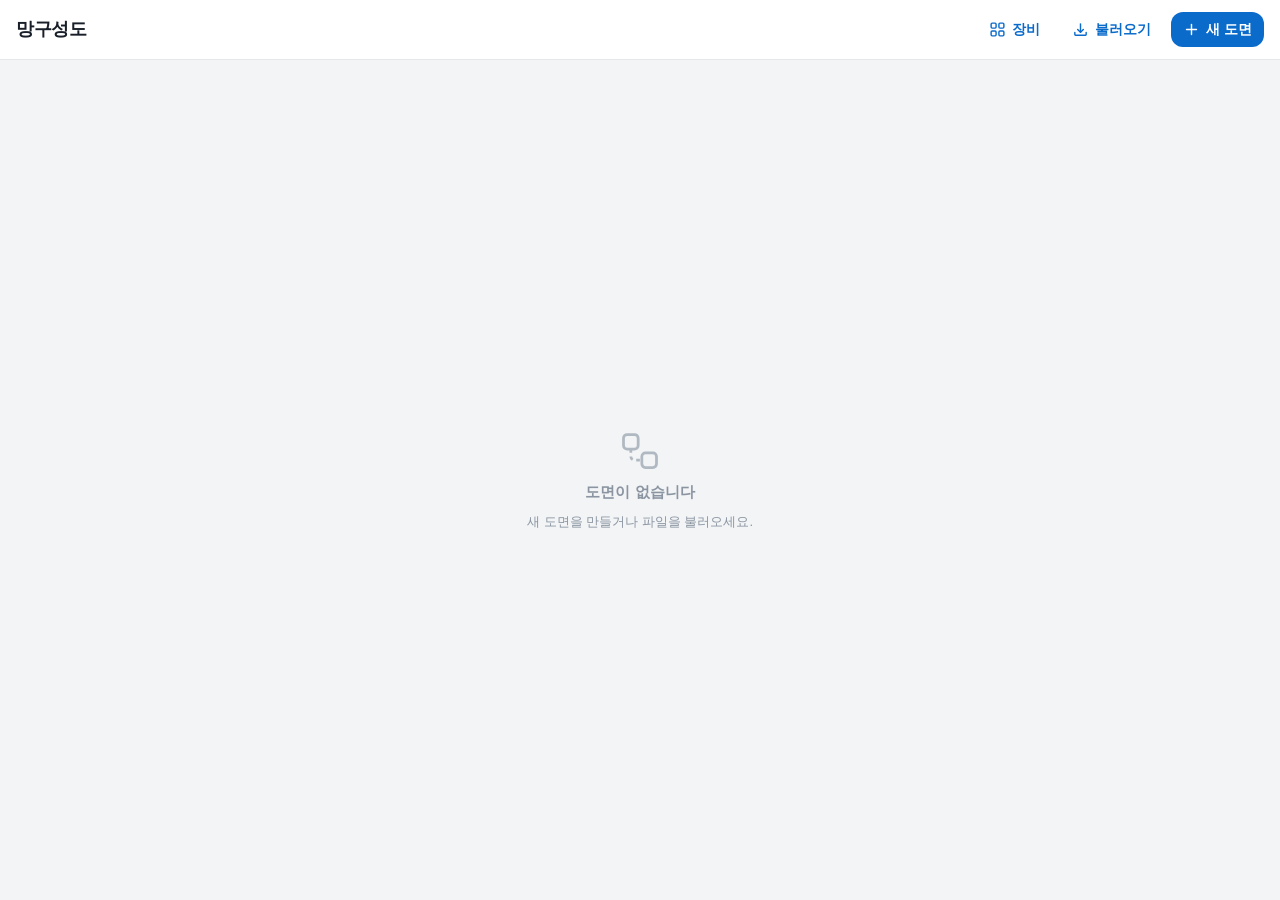
<file: index.html>
<!DOCTYPE html>
<html lang="ko">
<head>
<meta charset="utf-8">
<meta name="viewport" content="width=device-width, initial-scale=1, viewport-fit=cover">
<meta name="description" content="장비와 장비의 연결 관계를 그림으로 정리하는 도구. iOS 앱 망구성도와 같은 파일을 씁니다.">
<meta name="color-scheme" content="light dark">
<title>망구성도</title>
<link rel="stylesheet" href="css/style.css">
<link rel="icon" href="data:image/svg+xml,
  <svg xmlns='http://www.w3.org/2000/svg' viewBox='0 0 128 128'>
  <g fill='none' stroke='%231F3A5F' stroke-width='7' stroke-linecap='round'>
  <path d='M64 64 L64 20'/><path d='M64 64 L102 86'/><path d='M64 64 L26 86'/>
  <path d='M64 20 L102 42 L102 86 L64 108 L26 86 L26 42 Z'/></g>
  <g fill='%232E86DE'><circle cx='64' cy='64' r='11'/><circle cx='64' cy='20' r='8'/>
  <circle cx='102' cy='42' r='8'/><circle cx='102' cy='86' r='8'/>
  <circle cx='64' cy='108' r='8'/><circle cx='26' cy='86' r='8'/>
  <circle cx='26' cy='42' r='8'/></g></svg>">
</head>
<body>

<!-- ═══════════════════════════ 도면 목록 -->
<div class="screen" id="screen-list">
  <div class="topbar">
    <h1>망구성도</h1>
    <span class="spacer"></span>
    <button class="btn" id="btn-types" title="장비 관리">
      <svg viewBox="0 0 24 24"><rect x="3" y="3" width="7" height="7" rx="1.5"/>
        <rect x="14" y="3" width="7" height="7" rx="1.5"/>
        <rect x="3" y="14" width="7" height="7" rx="1.5"/>
        <rect x="14" y="14" width="7" height="7" rx="1.5"/></svg>장비</button>
    <button class="btn" id="btn-import" title="파일에서 불러오기">
      <svg viewBox="0 0 24 24"><path d="M12 4v12"/><path d="M8 12l4 4 4-4"/>
        <path d="M4 16v3a1 1 0 001 1h14a1 1 0 001-1v-3"/></svg>불러오기</button>
    <button class="btn filled" id="btn-new">
      <svg viewBox="0 0 24 24"><path d="M12 5v14"/><path d="M5 12h14"/></svg>새 도면</button>
  </div>
  <div class="scroll" id="list-body"></div>
</div>

<!-- ═══════════════════════════ 캔버스 -->
<div class="screen hidden" id="screen-canvas">
  <div class="topbar">
    <button class="btn icon-only" id="btn-back" title="뒤로">
      <svg viewBox="0 0 24 24"><path d="M15 5l-7 7 7 7"/></svg></button>
    <h1 id="canvas-title"></h1>
    <span class="spacer"></span>
    <button class="btn icon-only" id="btn-undo" title="되돌리기 (⌘Z)">
      <svg viewBox="0 0 24 24"><path d="M9 7L4 12l5 5"/>
        <path d="M4 12h11a5 5 0 010 10h-3"/></svg></button>
    <button class="btn icon-only" id="btn-redo" title="다시 하기 (⇧⌘Z)">
      <svg viewBox="0 0 24 24"><path d="M15 7l5 5-5 5"/>
        <path d="M20 12H9a5 5 0 000 10h3"/></svg></button>
    <span class="sep" style="width:1px;height:18px;background:var(--divider)"></span>
    <button class="btn icon-only" id="btn-arrange-v" title="세로 정렬 (위→아래)">
      <svg viewBox="0 0 24 24"><path d="M12 4v16"/><path d="M6 20l6-6 6 6"/></svg></button>
    <button class="btn icon-only" id="btn-arrange-h" title="가로 정렬 (왼쪽→오른쪽)">
      <svg viewBox="0 0 24 24"><path d="M4 12h16"/><path d="M4 6l6 6-6 6"/></svg></button>
    <button class="btn icon-only" id="btn-fit" title="화면 맞춤 (두 번 클릭)">
      <svg viewBox="0 0 24 24"><path d="M4 9V4h5"/><path d="M20 9V4h-5"/>
        <path d="M4 15v5h5"/><path d="M20 15v5h-5"/></svg></button>
    <button class="btn icon-only" id="btn-tally" title="장비 집계">
      <svg viewBox="0 0 24 24"><path d="M4 6h16"/><path d="M4 12h16"/>
        <path d="M4 18h10"/></svg></button>
    <button class="btn" id="btn-preview" title="인쇄 미리보기">
      <svg viewBox="0 0 24 24"><path d="M6 9V3h12v6"/>
        <path d="M6 18H4v-6a2 2 0 012-2h12a2 2 0 012 2v6h-2"/>
        <rect x="6" y="14" width="12" height="7" rx="1"/></svg>인쇄</button>
    <button class="btn filled" id="btn-add">
      <svg viewBox="0 0 24 24"><path d="M12 5v14"/><path d="M5 12h14"/></svg>장비</button>
  </div>
  <div class="canvas-wrap" id="canvas-wrap">
    <canvas id="grid"></canvas>
    <canvas id="edges"></canvas>
    <div id="nodes"></div>
    <div class="float-bar hidden" id="float-bar"></div>
  </div>
</div>

<!-- ═══════════════════════════ 인쇄 미리보기 -->
<div class="screen hidden" id="screen-preview">
  <div class="topbar">
    <button class="btn icon-only" id="btn-preview-back" title="뒤로">
      <svg viewBox="0 0 24 24"><path d="M15 5l-7 7 7 7"/></svg></button>
    <h1 id="preview-title"></h1>
    <span class="spacer"></span>
    <button class="btn" id="btn-preview-export">
      <svg viewBox="0 0 24 24"><path d="M12 16V4"/><path d="M8 8l4-4 4 4"/>
        <path d="M4 16v3a1 1 0 001 1h14a1 1 0 001-1v-3"/></svg>JSON</button>
    <button class="btn filled" id="btn-print">
      <svg viewBox="0 0 24 24"><path d="M6 9V3h12v6"/>
        <path d="M6 18H4v-6a2 2 0 012-2h12a2 2 0 012 2v6h-2"/>
        <rect x="6" y="14" width="12" height="7" rx="1"/></svg>인쇄 / PDF</button>
  </div>

  <div class="preview-bar">
    <button class="btn" id="btn-scale">
      <span id="scale-label">한 장 맞춤</span>
      <svg viewBox="0 0 24 24"><path d="M8 10l4-4 4 4"/><path d="M8 14l4 4 4-4"/></svg>
    </button>
    <span class="stat" id="preview-stat"></span>
    <label style="display:flex;align-items:center;gap:6px;font-size:13px;
      color:var(--text-normal);cursor:pointer">
      <input type="checkbox" id="with-tally" checked style="width:auto"> 장비 집계</label>
    <span class="spacer"></span>
    <button class="btn" id="toggle-landscape" title="가로 지면">
      <svg viewBox="0 0 24 24"><rect x="3" y="6" width="18" height="12" rx="2"/></svg></button>
    <button class="btn" id="toggle-portrait" title="세로 지면">
      <svg viewBox="0 0 24 24"><rect x="6" y="3" width="12" height="18" rx="2"/></svg></button>
  </div>

  <div class="warn-box hidden" id="page-warn" style="margin:0 var(--sp-l)"></div>
  <div class="pages" id="pages"></div>
</div>

<script type="module" src="js/app.js"></script>
</body>
</html>
</file>
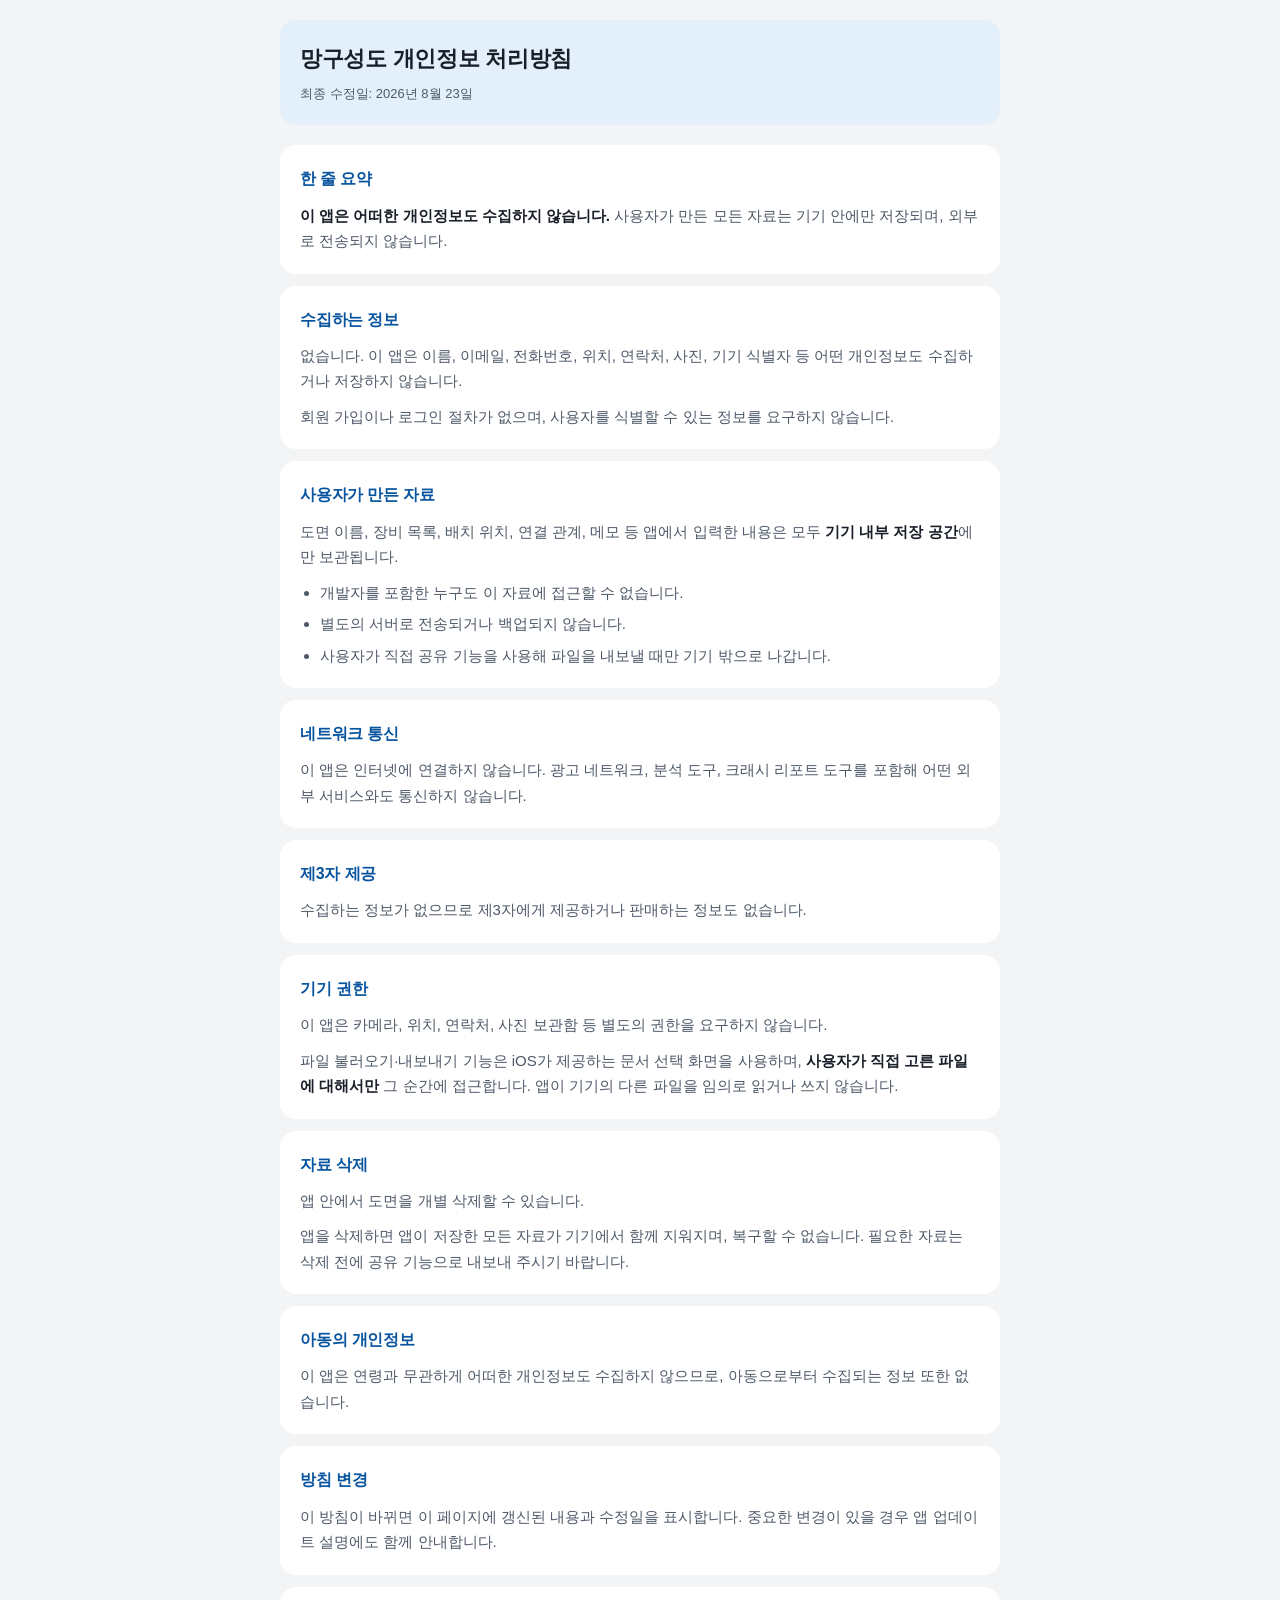
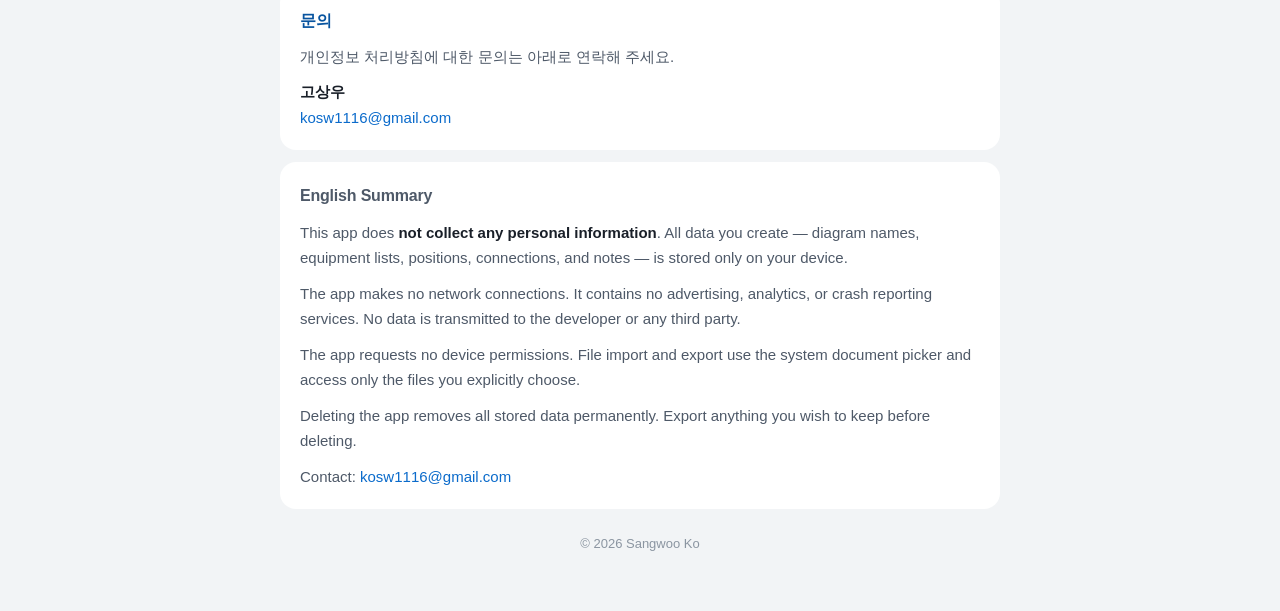
<file: Privacy.html>
<!DOCTYPE html>
<html lang="ko">
<head>
<meta charset="utf-8">
<meta name="viewport" content="width=device-width, initial-scale=1">
<title>망구성도 개인정보 처리방침</title>
<style>
  :root {
    --main: #0B6BCB;
    --deep: #08549F;
    --soft: #E3F0FC;
    --page: #F2F4F6;
    --card: #FFFFFF;
    --strong: #191F28;
    --normal: #4E5968;
    --dim: #8B95A1;
    --line: #E5E8EB;
  }
  @media (prefers-color-scheme: dark) {
    :root {
      --main: #3B9EFF;
      --deep: #7CC0FF;
      --soft: #0E2A45;
      --page: #000000;
      --card: #1C1C1E;
      --strong: #F2F2F7;
      --normal: #AEAEB2;
      --dim: #8E8E93;
      --line: #38383A;
    }
  }
  * { box-sizing: border-box; }
  body {
    margin: 0;
    padding: 20px 16px 56px;
    background: var(--page);
    color: var(--strong);
    font-family: -apple-system, BlinkMacSystemFont, "Apple SD Gothic Neo",
                 "Segoe UI", Roboto, "Noto Sans KR", sans-serif;
    line-height: 1.7;
    -webkit-text-size-adjust: 100%;
  }
  main { max-width: 720px; margin: 0 auto; }
  header {
    background: var(--soft);
    border-radius: 16px;
    padding: 20px;
    margin-bottom: 20px;
  }
  h1 { font-size: 22px; margin: 0 0 6px; letter-spacing: -0.3px; }
  .meta { font-size: 13px; color: var(--normal); margin: 0; }
  section {
    background: var(--card);
    border-radius: 16px;
    padding: 20px;
    margin-bottom: 12px;
  }
  h2 {
    font-size: 16px;
    margin: 0 0 10px;
    color: var(--deep);
    letter-spacing: -0.2px;
  }
  p { margin: 0 0 10px; color: var(--normal); font-size: 15px; }
  p:last-child, ul:last-child { margin-bottom: 0; }
  ul { margin: 0 0 10px; padding-left: 20px; color: var(--normal); font-size: 15px; }
  li { margin-bottom: 6px; }
  li:last-child { margin-bottom: 0; }
  strong { color: var(--strong); font-weight: 600; }
  a { color: var(--main); text-decoration: none; }
  a:hover { text-decoration: underline; }
  .note {
    font-size: 14px;
    color: var(--dim);
    border-top: 1px solid var(--line);
    padding-top: 14px;
    margin-top: 14px;
  }
  footer {
    text-align: center;
    font-size: 13px;
    color: var(--dim);
    margin-top: 24px;
  }
  .en { font-size: 14px; }
  .en h2 { color: var(--normal); }
</style>
</head>
<body>
<main>

  <header>
    <h1>망구성도 개인정보 처리방침</h1>
    <p class="meta">최종 수정일: 2026년 8월 23일</p>
  </header>

  <section>
    <h2>한 줄 요약</h2>
    <p><strong>이 앱은 어떠한 개인정보도 수집하지 않습니다.</strong>
       사용자가 만든 모든 자료는 기기 안에만 저장되며, 외부로 전송되지 않습니다.</p>
  </section>

  <section>
    <h2>수집하는 정보</h2>
    <p>없습니다. 이 앱은 이름, 이메일, 전화번호, 위치, 연락처, 사진, 기기 식별자 등
       어떤 개인정보도 수집하거나 저장하지 않습니다.</p>
    <p>회원 가입이나 로그인 절차가 없으며, 사용자를 식별할 수 있는 정보를 요구하지 않습니다.</p>
  </section>

  <section>
    <h2>사용자가 만든 자료</h2>
    <p>도면 이름, 장비 목록, 배치 위치, 연결 관계, 메모 등 앱에서 입력한 내용은
       모두 <strong>기기 내부 저장 공간</strong>에만 보관됩니다.</p>
    <ul>
      <li>개발자를 포함한 누구도 이 자료에 접근할 수 없습니다.</li>
      <li>별도의 서버로 전송되거나 백업되지 않습니다.</li>
      <li>사용자가 직접 공유 기능을 사용해 파일을 내보낼 때만 기기 밖으로 나갑니다.</li>
    </ul>
  </section>

  <section>
    <h2>네트워크 통신</h2>
    <p>이 앱은 인터넷에 연결하지 않습니다. 광고 네트워크, 분석 도구, 크래시 리포트 도구를
       포함해 어떤 외부 서비스와도 통신하지 않습니다.</p>
  </section>

  <section>
    <h2>제3자 제공</h2>
    <p>수집하는 정보가 없으므로 제3자에게 제공하거나 판매하는 정보도 없습니다.</p>
  </section>

  <section>
    <h2>기기 권한</h2>
    <p>이 앱은 카메라, 위치, 연락처, 사진 보관함 등 별도의 권한을 요구하지 않습니다.</p>
    <p>파일 불러오기·내보내기 기능은 iOS가 제공하는 문서 선택 화면을 사용하며,
       <strong>사용자가 직접 고른 파일에 대해서만</strong> 그 순간에 접근합니다.
       앱이 기기의 다른 파일을 임의로 읽거나 쓰지 않습니다.</p>
  </section>

  <section>
    <h2>자료 삭제</h2>
    <p>앱 안에서 도면을 개별 삭제할 수 있습니다.</p>
    <p>앱을 삭제하면 앱이 저장한 모든 자료가 기기에서 함께 지워지며, 복구할 수 없습니다.
       필요한 자료는 삭제 전에 공유 기능으로 내보내 주시기 바랍니다.</p>
  </section>

  <section>
    <h2>아동의 개인정보</h2>
    <p>이 앱은 연령과 무관하게 어떠한 개인정보도 수집하지 않으므로,
       아동으로부터 수집되는 정보 또한 없습니다.</p>
  </section>

  <section>
    <h2>방침 변경</h2>
    <p>이 방침이 바뀌면 이 페이지에 갱신된 내용과 수정일을 표시합니다.
       중요한 변경이 있을 경우 앱 업데이트 설명에도 함께 안내합니다.</p>
  </section>

  <section>
    <h2>문의</h2>
    <p>개인정보 처리방침에 대한 문의는 아래로 연락해 주세요.</p>
    <p><strong>고상우</strong><br>
       <a href="mailto:kosw1116@gmail.com">kosw1116@gmail.com</a></p>
  </section>

  <section class="en">
    <h2>English Summary</h2>
    <p>This app does <strong>not collect any personal information</strong>.
       All data you create — diagram names, equipment lists, positions, connections, and notes —
       is stored only on your device.</p>
    <p>The app makes no network connections. It contains no advertising, analytics,
       or crash reporting services. No data is transmitted to the developer or any third party.</p>
    <p>The app requests no device permissions. File import and export use the system document
       picker and access only the files you explicitly choose.</p>
    <p>Deleting the app removes all stored data permanently. Export anything you wish to keep
       before deleting.</p>
    <p>Contact: <a href="mailto:kosw1116@gmail.com">kosw1116@gmail.com</a></p>
  </section>

  <footer>© 2026 Sangwoo Ko</footer>

</main>
</body>
</html>
</file>
<file: css/style.css>
/* 디자인 시스템. iOS 의 DesignSystem.swift 와 같은 색을 쓴다. */

:root {
  --main: #0B6BCB;
  --main-deep: #08549F;
  --main-soft: #E3F0FC;
  --page-bg: #F2F4F6;
  --card-bg: #FFFFFF;
  --text-strong: #191F28;
  --text-normal: #4E5968;
  --text-dim: #8B95A1;
  --disabled: #B0B8C1;
  --divider: #E5E8EB;
  --success: #00A05B;
  --success-bg: #E8F8F0;
  --danger: #F04452;
  --danger-bg: #FFF0F0;

  /* 장비 분류별 색 */
  --cat-measure: #0B6BCB;  --cat-measure-chip: #E3F0FC;
  --cat-network: #0E8A80;  --cat-network-chip: #E6F6F4;
  --cat-power:   #C77700;  --cat-power-chip:   #FFF3E0;
  --cat-etc:     #6B7684;  --cat-etc-chip:     #EDEFF2;

  /* 아이콘 2색. 인라인 SVG 가 상속받는다. */
  --icon-line: #1F3A5F;
  --icon-accent: #2E86DE;

  --r-card: 20px;
  --r-box: 16px;
  --r-chip: 12px;
  --sp-xs: 4px; --sp-s: 8px; --sp-m: 12px;
  --sp-l: 16px; --sp-xl: 20px; --sp-xxl: 28px;
}

@media (prefers-color-scheme: dark) {
  :root {
    --main: #3B9EFF;
    --main-deep: #7CC0FF;
    --main-soft: #0E2A45;
    --page-bg: #000000;
    --card-bg: #1C1C1E;
    --text-strong: #F2F2F7;
    --text-normal: #AEAEB2;
    --text-dim: #8E8E93;
    --disabled: #48484A;
    --divider: #38383A;
    --success: #30D158;
    --success-bg: #0C2E1A;
    --danger: #FF6961;
    --danger-bg: #3A1416;

    --cat-measure: #3B9EFF;  --cat-measure-chip: #0E2A45;
    --cat-network: #2DD4BF;  --cat-network-chip: #0A2E2B;
    --cat-power:   #FFB340;  --cat-power-chip:   #33240A;
    --cat-etc:     #98989F;  --cat-etc-chip:     #2C2C2E;

    --icon-line: #FFFFFF;
    --icon-accent: #67C7FF;
  }
}

* { box-sizing: border-box; }

html, body {
  margin: 0;
  height: 100%;
  overflow: hidden;
  background: var(--page-bg);
  color: var(--text-strong);
  font-family: -apple-system, BlinkMacSystemFont, "Apple SD Gothic Neo",
               "Segoe UI", Roboto, "Noto Sans KR", sans-serif;
  font-size: 15px;
  line-height: 1.5;
  -webkit-text-size-adjust: 100%;
}

button { font: inherit; color: inherit; cursor: pointer; }

/* ─────────────────────────────── 공통 */

.hidden { display: none !important; }

.screen {
  position: absolute;
  inset: 0;
  display: flex;
  flex-direction: column;
}

.topbar {
  display: flex;
  align-items: center;
  gap: var(--sp-s);
  padding: var(--sp-m) var(--sp-l);
  background: var(--card-bg);
  border-bottom: 1px solid var(--divider);
  flex: none;
}

.topbar h1 {
  font-size: 18px;
  margin: 0;
  letter-spacing: -0.3px;
  white-space: nowrap;
  overflow: hidden;
  text-overflow: ellipsis;
}

.spacer { flex: 1; }

.btn {
  border: none;
  background: transparent;
  color: var(--main);
  border-radius: var(--r-chip);
  padding: 7px 12px;
  font-size: 14px;
  font-weight: 600;
  white-space: nowrap;
  display: inline-flex;
  align-items: center;
  gap: 6px;
}
.btn:hover:not(:disabled) { background: var(--main-soft); }
.btn:disabled { color: var(--disabled); cursor: default; }
.btn.icon-only { padding: 7px 9px; }
.btn.filled { background: var(--main); color: #fff; }
.btn.filled:hover { background: var(--main-deep); }
.btn.danger { color: var(--danger); }
.btn.danger:hover { background: var(--danger-bg); }
.btn svg { width: 17px; height: 17px; fill: none;
           stroke: currentColor; stroke-width: 2;
           stroke-linecap: round; stroke-linejoin: round; }

.scroll { flex: 1; overflow-y: auto; padding: var(--sp-l); }

.empty {
  height: 100%;
  display: flex;
  flex-direction: column;
  align-items: center;
  justify-content: center;
  gap: var(--sp-s);
  color: var(--text-dim);
  text-align: center;
  padding: var(--sp-xl);
}
.empty svg { width: 44px; height: 44px; fill: none;
             stroke: var(--disabled); stroke-width: 1.5; }

/* ─────────────────────────────── 도면 목록 */

.list { max-width: 860px; margin: 0 auto; display: grid; gap: var(--sp-m); }

.row {
  background: var(--card-bg);
  border-radius: var(--r-box);
  padding: var(--sp-l);
  display: flex;
  align-items: center;
  gap: var(--sp-m);
  cursor: pointer;
}
.row:hover { outline: 2px solid var(--main-soft); }
.row .grow { flex: 1; min-width: 0; }
.row .title { font-weight: 700; }
.row .meta { font-size: 12px; color: var(--text-dim); margin-top: 2px; }
.row .acts { display: flex; gap: 2px; flex: none; }

/* ─────────────────────────────── 캔버스 */

.canvas-wrap {
  flex: 1;
  position: relative;
  overflow: hidden;
  touch-action: none;
  background: var(--page-bg);
  cursor: grab;
}
.canvas-wrap.grabbing { cursor: grabbing; }

#grid, #edges { position: absolute; inset: 0; pointer-events: none; }

#nodes { position: absolute; inset: 0; }

.node {
  position: absolute;
  background: var(--card-bg);
  border: 1.5px solid var(--accent, var(--text-dim));
  border-radius: 12px;
  display: flex;
  flex-direction: column;
  align-items: center;
  justify-content: center;
  gap: 5px;
  cursor: move;
  user-select: none;
  box-shadow: 0 1px 3px rgba(0, 0, 0, .08);
  overflow: hidden;
  transform-origin: top left;
}
.node.selected { border-color: var(--main); border-width: 3px; }
.node.target { border-color: var(--success); border-width: 3px;
               background: var(--success-bg); }
.node.dragging { box-shadow: 0 4px 12px rgba(0, 0, 0, .25); opacity: .9; }
.node .chip {
  background: var(--chip, var(--main-soft));
  border-radius: 8px;
  padding: 4px;
  display: flex;
  flex: none;
}
.node .label {
  font-weight: 600;
  text-align: center;
  line-height: 1.15;
  padding: 0 4px;
  overflow: hidden;
  display: -webkit-box;
  -webkit-line-clamp: 2;
  -webkit-box-orient: vertical;
}
.node .dot {
  position: absolute;
  top: 5px; right: 5px;
  border-radius: 50%;
  background: var(--accent);
}

.handle {
  position: absolute;
  width: 28px; height: 28px;
  margin: -14px 0 0 -14px;
  border-radius: 50%;
  background: var(--main);
  color: #fff;
  display: flex;
  align-items: center;
  justify-content: center;
  cursor: crosshair;
  box-shadow: 0 2px 4px rgba(0, 0, 0, .25);
  z-index: 5;
}
.handle svg { width: 14px; height: 14px; fill: none;
              stroke: currentColor; stroke-width: 2.2;
              stroke-linecap: round; }

.float-bar {
  position: absolute;
  left: 50%;
  bottom: var(--sp-xl);
  transform: translateX(-50%);
  display: flex;
  align-items: center;
  gap: var(--sp-s);
  background: var(--card-bg);
  padding: var(--sp-s) var(--sp-l);
  border-radius: 999px;
  box-shadow: 0 4px 16px rgba(0, 0, 0, .18);
  z-index: 10;
  max-width: calc(100% - 24px);
  overflow-x: auto;
}
.float-bar .sep { width: 1px; height: 18px; background: var(--divider); flex: none; }

.kind-chip {
  border: none;
  background: var(--page-bg);
  color: var(--text-normal);
  border-radius: var(--r-chip);
  padding: 5px 11px;
  font-size: 12px;
  font-weight: 700;
  white-space: nowrap;
}
.kind-chip.on { background: var(--main-soft); color: var(--main-deep); }

/* ─────────────────────────────── 시트 / 대화상자 */

.backdrop {
  position: fixed;
  inset: 0;
  background: rgba(0, 0, 0, .35);
  display: flex;
  align-items: flex-end;
  justify-content: center;
  z-index: 100;
}
@media (min-width: 700px) { .backdrop { align-items: center; } }

.sheet {
  background: var(--page-bg);
  width: 100%;
  max-width: 640px;
  max-height: 88vh;
  border-radius: var(--r-card) var(--r-card) 0 0;
  display: flex;
  flex-direction: column;
  overflow: hidden;
}
@media (min-width: 700px) { .sheet { border-radius: var(--r-card); } }

.sheet .topbar { background: var(--page-bg); border-bottom: 1px solid var(--divider); }

.group-title {
  font-size: 12px;
  font-weight: 700;
  color: var(--text-dim);
  margin: var(--sp-l) 0 var(--sp-s) var(--sp-xs);
}

.pick-row {
  display: flex;
  align-items: center;
  gap: var(--sp-m);
  padding: var(--sp-m);
  background: var(--card-bg);
  border: none;
  border-radius: var(--r-box);
  width: 100%;
  text-align: left;
  margin-bottom: 6px;
}
.pick-row:hover { outline: 2px solid var(--main-soft); }
.pick-row .grow { flex: 1; min-width: 0; }
.pick-row .name { font-weight: 600; font-size: 14px; }
.pick-row .sub { font-size: 11px; color: var(--text-dim); }

.chip-box {
  border-radius: var(--r-chip);
  padding: 5px;
  display: flex;
  flex: none;
}

.field { margin-bottom: var(--sp-l); }
.field label {
  display: block;
  font-size: 12px;
  font-weight: 700;
  color: var(--text-dim);
  margin-bottom: 6px;
}
.field input, .field textarea, .field select {
  width: 100%;
  padding: 11px var(--sp-m);
  border: 1px solid var(--divider);
  border-radius: var(--r-chip);
  background: var(--card-bg);
  color: var(--text-strong);
  font: inherit;
}
.field textarea { min-height: 90px; resize: vertical; }
.field input:focus, .field textarea:focus, .field select:focus {
  outline: 2px solid var(--main);
  border-color: transparent;
}

.icon-grid {
  display: grid;
  grid-template-columns: repeat(auto-fill, minmax(52px, 1fr));
  gap: var(--sp-s);
}
.icon-pick {
  border: 2.5px solid transparent;
  background: var(--page-bg);
  border-radius: var(--r-chip);
  padding: 6px;
  display: flex;
  align-items: center;
  justify-content: center;
}
.icon-pick.on { border-color: var(--main); background: var(--main-soft); }

.note-box {
  background: var(--main-soft);
  color: var(--main-deep);
  border-radius: var(--r-box);
  padding: var(--sp-m);
  font-size: 13px;
  margin-bottom: var(--sp-l);
}
.warn-box {
  background: var(--danger-bg);
  color: var(--danger);
  border-radius: var(--r-box);
  padding: var(--sp-m);
  font-size: 13px;
}

/* ─────────────────────────────── 인쇄 미리보기 */

.preview-bar {
  display: flex;
  align-items: center;
  gap: var(--sp-m);
  flex-wrap: wrap;
  padding: var(--sp-m) var(--sp-l);
  background: var(--card-bg);
  border-bottom: 1px solid var(--divider);
  flex: none;
}
.preview-bar .stat { font-size: 12px; color: var(--text-dim); }

.pages {
  flex: 1;
  overflow: auto;
  padding: var(--sp-xl);
  display: flex;
  flex-direction: column;
  align-items: center;
  gap: var(--sp-xl);
  background: var(--page-bg);
}

/* 지면은 테마와 무관하게 흰 종이·검은 잉크로 고정한다.
   이걸 빠뜨리면 다크 모드에서 검은 종이가 인쇄된다. */
.page {
  background: #fff;
  color: #191F28;
  box-shadow: 0 2px 12px rgba(0, 0, 0, .18);
  position: relative;
  flex: none;
  transform-origin: top center;
  --icon-line: #1F3A5F;
  --icon-accent: #2E86DE;
}
.page .p-title { font-weight: 700; letter-spacing: -0.3px; color: #191F28; }
.page .p-meta { color: #6B7684; }
.page .p-rule { background: #D9DEE4; height: .8px; }
.page .p-node {
  position: absolute;
  background: #fff;
  border-radius: 10px;
  display: flex;
  flex-direction: column;
  align-items: center;
  justify-content: center;
  overflow: hidden;
  transform-origin: top left;
}
.page .p-node .label { font-weight: 600; text-align: center; line-height: 1.1; }
.page .p-clip { position: absolute; overflow: hidden; }

@media print {
  html, body { overflow: visible; height: auto; background: #fff; }
  .screen:not(#screen-preview) { display: none !important; }
  .topbar, .preview-bar, .backdrop { display: none !important; }
  #screen-preview { position: static; }
  .pages { padding: 0; gap: 0; display: block; overflow: visible; }
  .page {
    box-shadow: none;
    transform: none !important;
    page-break-after: always;
    break-after: page;
    margin: 0;
  }
  .page:last-child { page-break-after: auto; break-after: auto; }
}

@page { margin: 0; }
</file>
